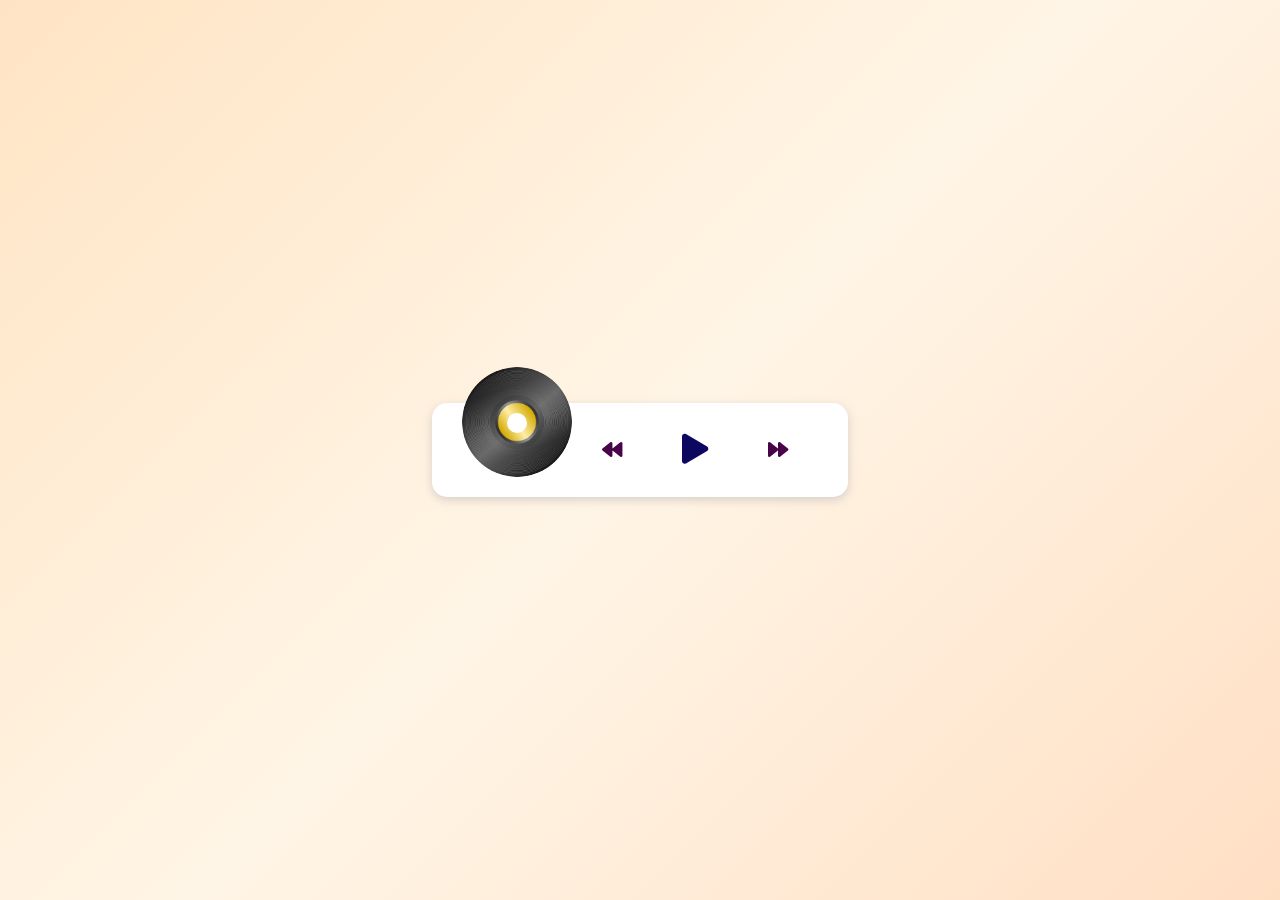
<file: player/index.html>
<!DOCTYPE html>
<html lang="en" >
<head>
  <meta charset="UTF-8">
  <title>Music Player</title>
  <link rel='stylesheet' href='https://cdnjs.cloudflare.com/ajax/libs/font-awesome/5.15.2/css/all.min.css'><link rel="stylesheet" href="./style.css">

</head>
<body>
<!-- partial:index.partial.html -->
    <div class="music-container" id="music-container">
      <div class="music-info">
        <h2 id="title" class="title"></h2>
        <div class="progress-container" id="progress-container">
          <div class="progress" id="progress"></div>
        </div>
      </div>
      <audio
        src="./audio.mp3"
        id="audio"
      ></audio>
      <div class="img-container">
        <img
          src="./vinyl.png"
          alt="music-cover"
          id="cover"
        />
      </div>
      <div class="navigation">
        <button id="prev" class="action-btn">
          <i class="fas fa-backward"></i>
        </button>
        <button id="play" class="action-btn action-btn-big">
          <i class="fas fa-play"></i>
        </button>
        <button id="next" class="action-btn">
          <i class="fas fa-forward"></i>
        </button>
      </div>
    </div>
<!-- partial -->
  <script  src="./script.js"></script>

</body>
</html>
</file>
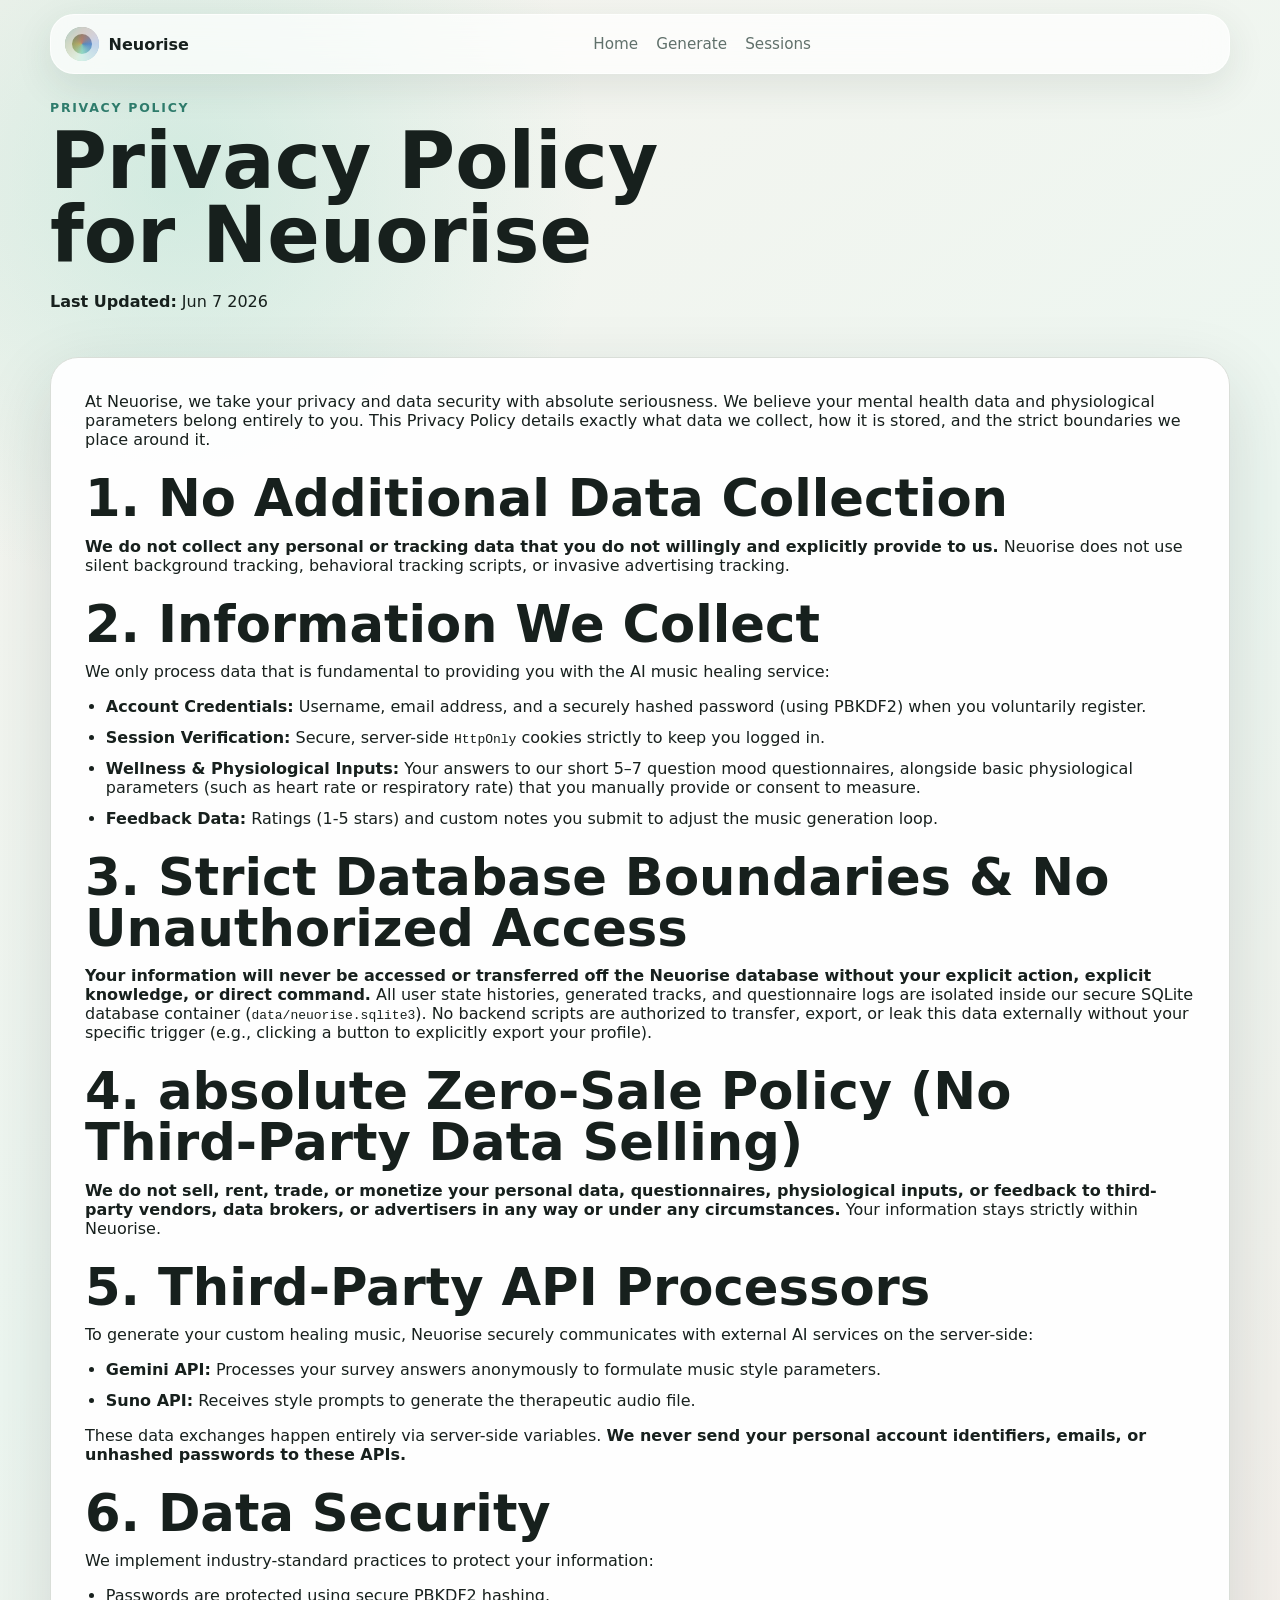
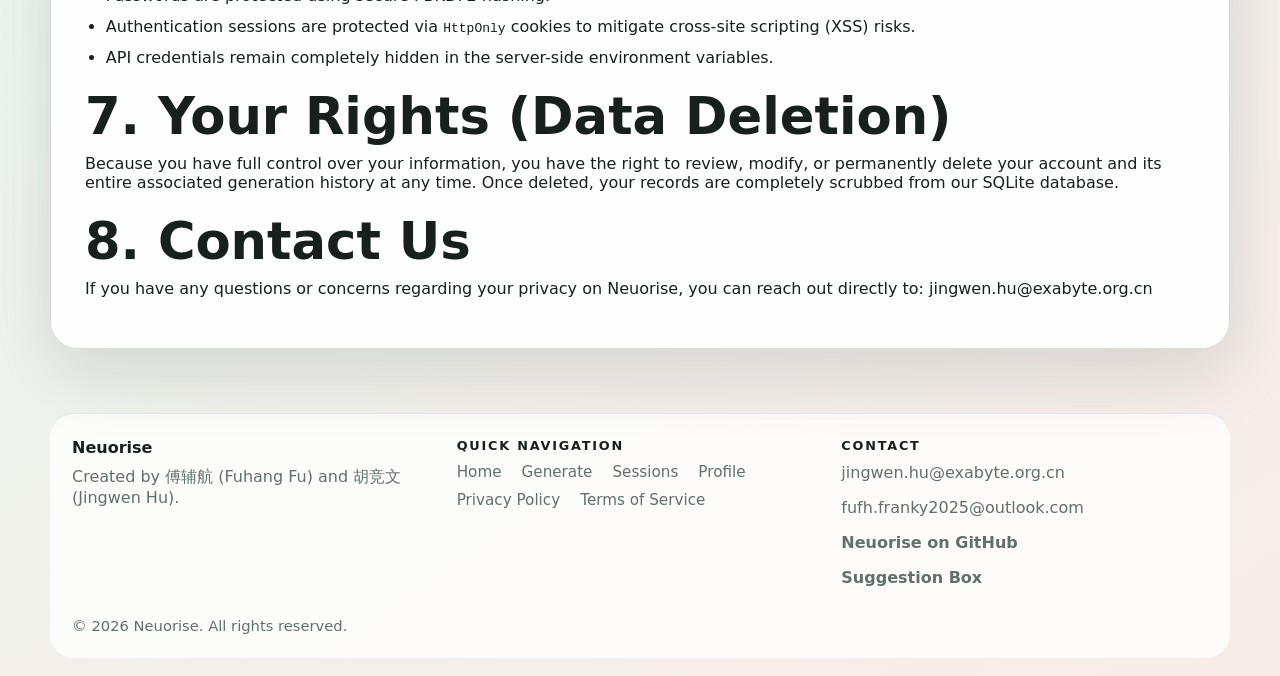
<file: privacy-policy.html>
<!doctype html>
<html lang="en">
  <head>
    <meta charset="UTF-8" />
    <meta name="viewport" content="width=device-width, initial-scale=1.0" />
    <title>Neuorise | Privacy Policy</title>
    <link rel="icon" type="image/png" href="/logo.png" />
    <link rel="shortcut icon" href="/logo.png" />
    <link rel="stylesheet" href="./styles.css" />
  </head>
  <body data-page="privacy-policy">
    <div class="app-shell">
      <header class="topbar">
        <a class="brand" href="/" aria-label="Neuorise home">
          <span class="brand-mark"></span>
          <span>Neuorise</span>
        </a>
        <nav aria-label="Primary">
          <a href="/">Home</a>
          <a href="/survey.html">Generate</a>
          <a href="/sessions.html">Sessions</a>
        </nav>
      </header>

      <main class="content-page">
        <section class="page-heading">
          <p class="eyebrow">Privacy Policy</p>
          <h1>Privacy Policy for Neuorise</h1>
          <p><strong>Last Updated:</strong> Jun 7 2026</p>
        </section>

        <article class="policy-copy">
          <p>At Neuorise, we take your privacy and data security with absolute seriousness. We believe your mental health data and physiological parameters belong entirely to you. This Privacy Policy details exactly what data we collect, how it is stored, and the strict boundaries we place around it.</p>

          <h2>1. No Additional Data Collection</h2>
          <p><strong>We do not collect any personal or tracking data that you do not willingly and explicitly provide to us.</strong> Neuorise does not use silent background tracking, behavioral tracking scripts, or invasive advertising tracking.</p>

          <h2>2. Information We Collect</h2>
          <p>We only process data that is fundamental to providing you with the AI music healing service:</p>
          <ul>
            <li><strong>Account Credentials:</strong> Username, email address, and a securely hashed password (using PBKDF2) when you voluntarily register.</li>
            <li><strong>Session Verification:</strong> Secure, server-side <code>HttpOnly</code> cookies strictly to keep you logged in.</li>
            <li><strong>Wellness & Physiological Inputs:</strong> Your answers to our short 5–7 question mood questionnaires, alongside basic physiological parameters (such as heart rate or respiratory rate) that you manually provide or consent to measure.</li>
            <li><strong>Feedback Data:</strong> Ratings (1-5 stars) and custom notes you submit to adjust the music generation loop.</li>
          </ul>

          <h2>3. Strict Database Boundaries & No Unauthorized Access</h2>
          <p><strong>Your information will never be accessed or transferred off the Neuorise database without your explicit action, explicit knowledge, or direct command.</strong> All user state histories, generated tracks, and questionnaire logs are isolated inside our secure SQLite database container (<code>data/neuorise.sqlite3</code>). No backend scripts are authorized to transfer, export, or leak this data externally without your specific trigger (e.g., clicking a button to explicitly export your profile).</p>

          <h2>4. absolute Zero-Sale Policy (No Third-Party Data Selling)</h2>
          <p><strong>We do not sell, rent, trade, or monetize your personal data, questionnaires, physiological inputs, or feedback to third-party vendors, data brokers, or advertisers in any way or under any circumstances.</strong> Your information stays strictly within Neuorise.</p>

          <h2>5. Third-Party API Processors</h2>
          <p>To generate your custom healing music, Neuorise securely communicates with external AI services on the server-side:</p>
          <ul>
            <li><strong>Gemini API:</strong> Processes your survey answers anonymously to formulate music style parameters.</li>
            <li><strong>Suno API:</strong> Receives style prompts to generate the therapeutic audio file.</li>
          </ul>
          <p>These data exchanges happen entirely via server-side variables. <strong>We never send your personal account identifiers, emails, or unhashed passwords to these APIs.</strong></p>

          <h2>6. Data Security</h2>
          <p>We implement industry-standard practices to protect your information:</p>
          <ul>
            <li>Passwords are protected using secure PBKDF2 hashing.</li>
            <li>Authentication sessions are protected via <code>HttpOnly</code> cookies to mitigate cross-site scripting (XSS) risks.</li>
            <li>API credentials remain completely hidden in the server-side environment variables.</li>
          </ul>

          <h2>7. Your Rights (Data Deletion)</h2>
          <p>Because you have full control over your information, you have the right to review, modify, or permanently delete your account and its entire associated generation history at any time. Once deleted, your records are completely scrubbed from our SQLite database.</p>

          <h2>8. Contact Us</h2>
          <p>If you have any questions or concerns regarding your privacy on Neuorise, you can reach out directly to: <a href="mailto:jingwen.hu@exabyte.org.cn">jingwen.hu@exabyte.org.cn</a></p>
        </article>
      </main>

      <footer class="site-footer" aria-label="Site footer">
        <div class="footer-inner">
          <div class="footer-section">
            <p class="footer-brand">Neuorise</p>
            <p>Created by 傅辅航 (Fuhang Fu) and 胡竞文 (Jingwen Hu).</p>
          </div>
          <div class="footer-section">
            <p class="footer-heading">Quick navigation</p>
            <nav class="footer-nav" aria-label="Footer navigation">
              <a href="/">Home</a>
              <a href="/survey.html">Generate</a>
              <a href="/sessions.html">Sessions</a>
              <a href="/profile.html">Profile</a>
              <a href="/privacy-policy.html">Privacy Policy</a>
              <a href="/terms-of-service.html">Terms of Service</a>
            </nav>
          </div>
          <div class="footer-section">
            <p class="footer-heading">Contact</p>
            <p><a href="mailto:jingwen.hu@exabyte.org.cn">jingwen.hu@exabyte.org.cn</a></p>
            <p><a href="mailto:fufh.franky2025@outlook.com">fufh.franky2025@outlook.com</a></p>
            <p><a href="https://github.com/hujingwen1025/Neuorise" target="_blank" rel="noopener noreferrer"><strong>Neuorise on GitHub</strong></a></p>
            <p><a href="https://forms.office.com/r/q8ueMCaSxT" target="_blank" rel="noopener noreferrer"><strong>Suggestion Box</strong></a></p>
          </div>
        </div>
        <p class="footer-copy">&copy; 2026 Neuorise. All rights reserved.</p>
      </footer>
    </div>
  </body>
</html>
</file>
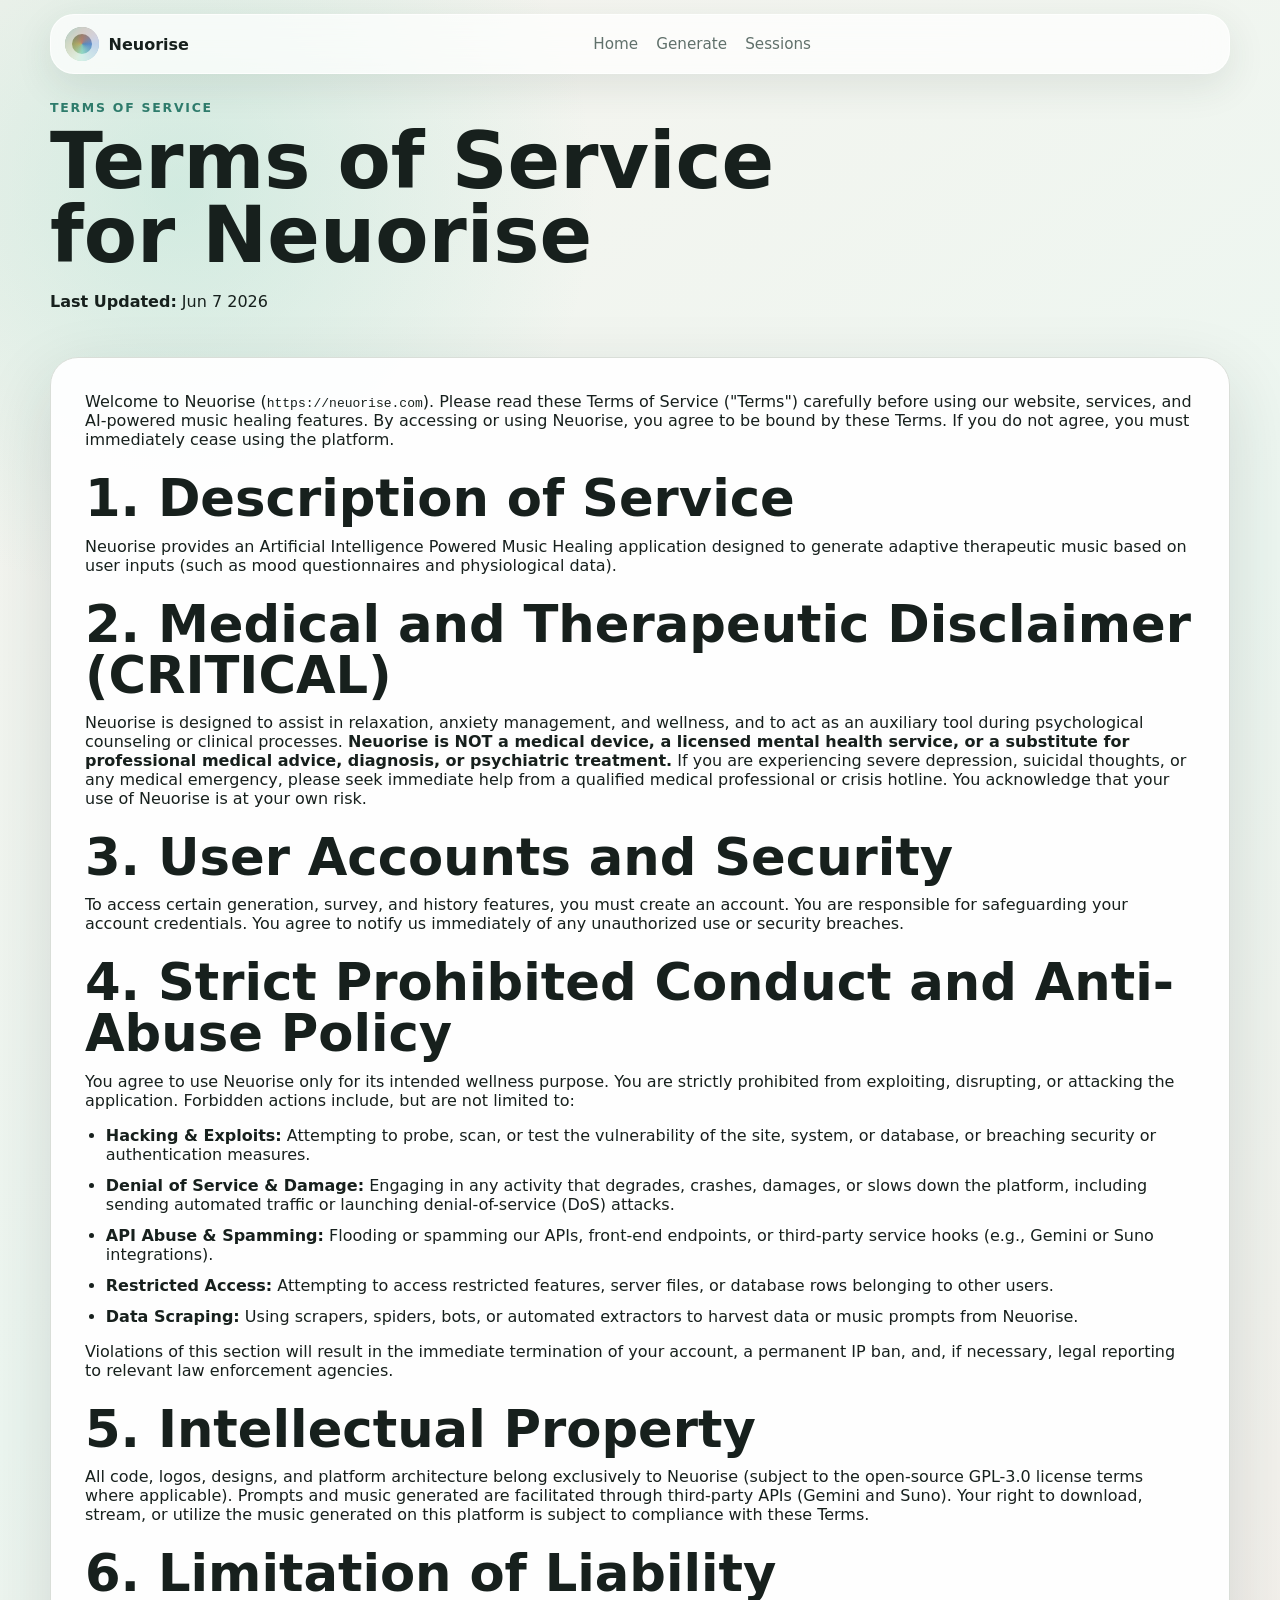
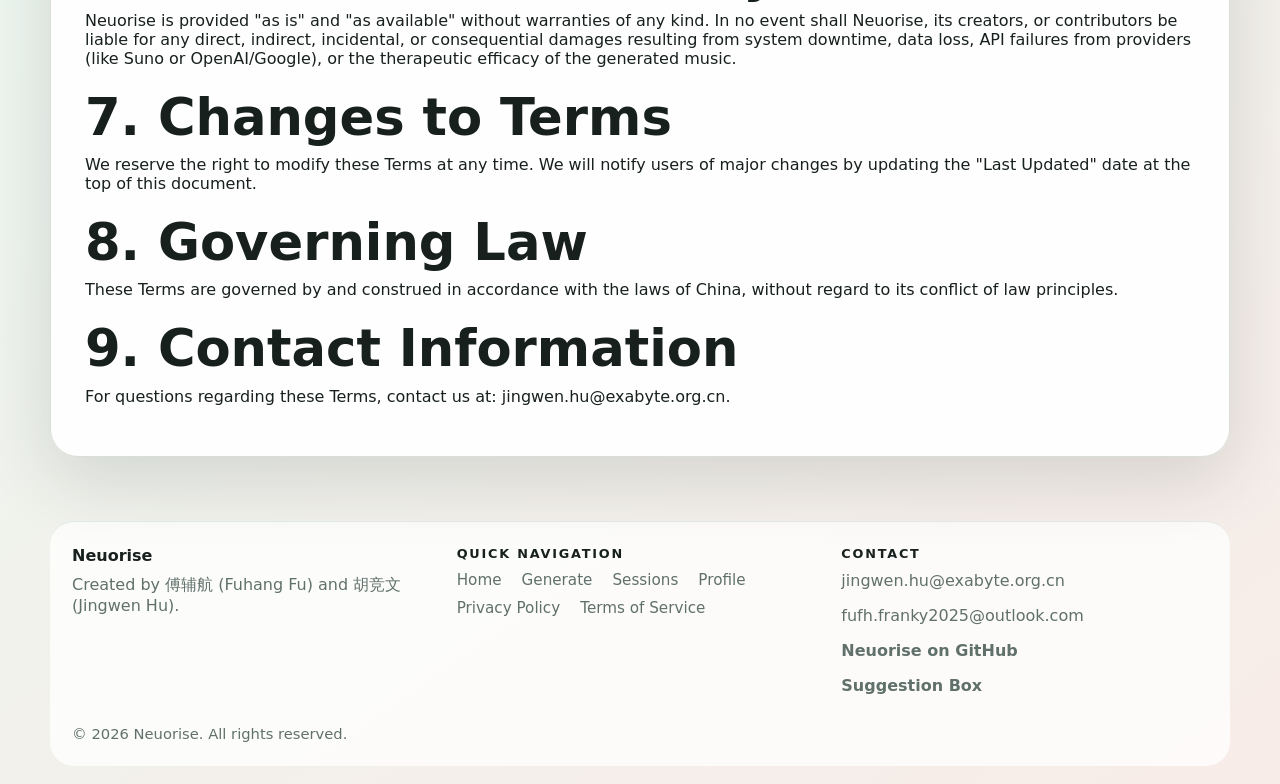
<file: terms-of-service.html>
<!doctype html>
<html lang="en">
  <head>
    <meta charset="UTF-8" />
    <meta name="viewport" content="width=device-width, initial-scale=1.0" />
    <title>Neuorise | Terms of Service</title>
    <link rel="icon" type="image/png" href="/logo.png" />
    <link rel="shortcut icon" href="/logo.png" />
    <link rel="stylesheet" href="./styles.css" />
  </head>
  <body data-page="terms-of-service">
    <div class="app-shell">
      <header class="topbar">
        <a class="brand" href="/" aria-label="Neuorise home">
          <span class="brand-mark"></span>
          <span>Neuorise</span>
        </a>
        <nav aria-label="Primary">
          <a href="/">Home</a>
          <a href="/survey.html">Generate</a>
          <a href="/sessions.html">Sessions</a>
        </nav>
      </header>

      <main class="content-page">
        <section class="page-heading">
          <p class="eyebrow">Terms of Service</p>
          <h1>Terms of Service for Neuorise</h1>
          <p><strong>Last Updated:</strong> Jun 7 2026</p>
        </section>

        <article class="policy-copy">
          <p>Welcome to Neuorise (<code>https://neuorise.com</code>). Please read these Terms of Service ("Terms") carefully before using our website, services, and AI-powered music healing features. By accessing or using Neuorise, you agree to be bound by these Terms. If you do not agree, you must immediately cease using the platform.</p>

          <h2>1. Description of Service</h2>
          <p>Neuorise provides an Artificial Intelligence Powered Music Healing application designed to generate adaptive therapeutic music based on user inputs (such as mood questionnaires and physiological data).</p>

          <h2>2. Medical and Therapeutic Disclaimer (CRITICAL)</h2>
          <p>Neuorise is designed to assist in relaxation, anxiety management, and wellness, and to act as an auxiliary tool during psychological counseling or clinical processes. <strong>Neuorise is NOT a medical device, a licensed mental health service, or a substitute for professional medical advice, diagnosis, or psychiatric treatment.</strong> If you are experiencing severe depression, suicidal thoughts, or any medical emergency, please seek immediate help from a qualified medical professional or crisis hotline. You acknowledge that your use of Neuorise is at your own risk.</p>

          <h2>3. User Accounts and Security</h2>
          <p>To access certain generation, survey, and history features, you must create an account. You are responsible for safeguarding your account credentials. You agree to notify us immediately of any unauthorized use or security breaches.</p>

          <h2>4. Strict Prohibited Conduct and Anti-Abuse Policy</h2>
          <p>You agree to use Neuorise only for its intended wellness purpose. You are strictly prohibited from exploiting, disrupting, or attacking the application. Forbidden actions include, but are not limited to:</p>
          <ul>
            <li><strong>Hacking & Exploits:</strong> Attempting to probe, scan, or test the vulnerability of the site, system, or database, or breaching security or authentication measures.</li>
            <li><strong>Denial of Service & Damage:</strong> Engaging in any activity that degrades, crashes, damages, or slows down the platform, including sending automated traffic or launching denial-of-service (DoS) attacks.</li>
            <li><strong>API Abuse & Spamming:</strong> Flooding or spamming our APIs, front-end endpoints, or third-party service hooks (e.g., Gemini or Suno integrations).</li>
            <li><strong>Restricted Access:</strong> Attempting to access restricted features, server files, or database rows belonging to other users.</li>
            <li><strong>Data Scraping:</strong> Using scrapers, spiders, bots, or automated extractors to harvest data or music prompts from Neuorise.</li>
          </ul>
          <p>Violations of this section will result in the immediate termination of your account, a permanent IP ban, and, if necessary, legal reporting to relevant law enforcement agencies.</p>

          <h2>5. Intellectual Property</h2>
          <p>All code, logos, designs, and platform architecture belong exclusively to Neuorise (subject to the open-source GPL-3.0 license terms where applicable). Prompts and music generated are facilitated through third-party APIs (Gemini and Suno). Your right to download, stream, or utilize the music generated on this platform is subject to compliance with these Terms.</p>

          <h2>6. Limitation of Liability</h2>
          <p>Neuorise is provided "as is" and "as available" without warranties of any kind. In no event shall Neuorise, its creators, or contributors be liable for any direct, indirect, incidental, or consequential damages resulting from system downtime, data loss, API failures from providers (like Suno or OpenAI/Google), or the therapeutic efficacy of the generated music.</p>

          <h2>7. Changes to Terms</h2>
          <p>We reserve the right to modify these Terms at any time. We will notify users of major changes by updating the "Last Updated" date at the top of this document.</p>

          <h2>8. Governing Law</h2>
          <p>These Terms are governed by and construed in accordance with the laws of China, without regard to its conflict of law principles.</p>

          <h2>9. Contact Information</h2>
          <p>For questions regarding these Terms, contact us at: <a href="mailto:jingwen.hu@exabyte.org.cn">jingwen.hu@exabyte.org.cn</a>.</p>
        </article>
      </main>

      <footer class="site-footer" aria-label="Site footer">
        <div class="footer-inner">
          <div class="footer-section">
            <p class="footer-brand">Neuorise</p>
            <p>Created by 傅辅航 (Fuhang Fu) and 胡竞文 (Jingwen Hu).</p>
          </div>
          <div class="footer-section">
            <p class="footer-heading">Quick navigation</p>
            <nav class="footer-nav" aria-label="Footer navigation">
              <a href="/">Home</a>
              <a href="/survey.html">Generate</a>
              <a href="/sessions.html">Sessions</a>
              <a href="/profile.html">Profile</a>
              <a href="/privacy-policy.html">Privacy Policy</a>
              <a href="/terms-of-service.html">Terms of Service</a>
            </nav>
          </div>
          <div class="footer-section">
            <p class="footer-heading">Contact</p>
            <p><a href="mailto:jingwen.hu@exabyte.org.cn">jingwen.hu@exabyte.org.cn</a></p>
            <p><a href="mailto:fufh.franky2025@outlook.com">fufh.franky2025@outlook.com</a></p>
            <p><a href="https://github.com/hujingwen1025/Neuorise" target="_blank" rel="noopener noreferrer"><strong>Neuorise on GitHub</strong></a></p>
            <p><a href="https://forms.office.com/r/q8ueMCaSxT" target="_blank" rel="noopener noreferrer"><strong>Suggestion Box</strong></a></p>
          </div>
        </div>
        <p class="footer-copy">&copy; 2026 Neuorise. All rights reserved.</p>
      </footer>
    </div>
  </body>
</html>
</file>
<file: player/style.css>
@import url('https://fonts.googleapis.com/css2?family=Rubik:wght@400;700&display=swap');

* {
  box-sizing: border-box;
}

body {
  animation: warmBackground 12s ease infinite;
  background: linear-gradient(135deg, #ffe4c4, #fff5e6, #ffdfc4);
  font-family: "Rubik", sans-serif;
  display: flex;
  flex-direction: column;
  align-items: center;
  justify-content: center;
  height: 100vh;
  overflow: hidden;
  margin: 0;
}

@keyframes warmBackground {
  0% {
    background: linear-gradient(135deg, #ffe4c4, #fff5e6, #ffdfc4);
  }
  33% {
    background: linear-gradient(135deg, #ffd8b3, #fff7e1, #ffedc7);
  }
  66% {
    background: linear-gradient(135deg, #ffe8d3, #fcf1d6, #ffd9c8);
  }
  100% {
    background: linear-gradient(135deg, #ffe4c4, #fff5e6, #ffdfc4);
  }
}

h1{
  color: #fff;
}

.music-container {
  background-color: #fff;
  border-radius: 15px;
  box-shadow: 0 3px 10px 0 rgba(186, 184, 184, 0.6);
  display: flex;
  padding: 20px 30px;
  position: relative;
  margin: 100px 0;
  z-index: 10;
}

.img-container {
  position: relative;
  width: 110px;
}

.img-container img {
  border-radius: 50%;
  object-fit: cover;
  height: 110px;
  width: inherit;
  position: absolute;
  bottom: 0;
  left: 0;
  animation: rotateImage 3s linear infinite;
  animation-play-state: paused;
}

.img-container::after {
  content: '';
  position: absolute;
  background-color: #fff;
  border-radius: 50%;
  bottom: 100%;
  left: 50%;
  height: 20px;
  width: 20px;
  transform: translate(-50%, 50%);
}

.music-container.play .img-container img {
  animation-play-state: running;
}

@keyframes rotateImage {
  from {
    transform: rotate(0deg);
  }
  to {
    transform: rotate(360deg);
  }
}

.navigation {
  display: flex;
  align-items: center;
  justify-content: center;
  z-index: 1;
}

.action-btn {
  background-color: #fff;
  border: 0;
  color: #490349;
  font-size: 20px;
  cursor: pointer;
  padding: 10px;
  margin: 0 20px;
  transition: color 0.18s ease-in;
}

.action-btn:focus {
  outline: none;
}

.action-btn:hover, .action-btn.action-btn-big:hover {
  color: #8d91fe;
}

.action-btn.action-btn-big {
  color: #0c085f;
  font-size: 30px;
}

.music-info {
  background-color: rgba(255,255,255,0.5);
  border-radius: 15px 15px 0 0;
  position: absolute;
  width: calc(100% - 40px);
  padding: 10px 10px 10px 150px;
  top: 0;
  left: 20px;
  opacity: 0;
  transform: translateY(0%);
  transition: transform 0.3s ease-in, opacity 0.3s ease-in;
  z-index: 0;
}

.music-container.play .music-info {
  opacity: 1;
  transform: translateY(-100%);
}

.music-info h2 {
  font-size: 1rem;
  font-weight: bold;
  margin: 0;
}

.progress-container {
  background-color: #fff;
  border-radius: 5px;
  cursor: pointer;
  margin: 10px 0;
  height: 4px;
  width: 100%;
}

.progress {
  background-color: #fe8daa;
  border-radius: 5px;
  height: 100%;
  width: 0%;
  transition: width 0.1s linear;
}
</file>
<file: styles.css>
:root {
  color-scheme: light;
  --ink: #17201d;
  --muted: #60706b;
  --paper: #f7f4ef;
  --surface: #ffffff;
  --line: #d9ded8;
  --mint: #92d8c4;
  --green: #2f7d6d;
  --coral: #e9806e;
  --gold: #e7bb63;
  --blue: #5d8cc9;
  --shadow: 0 24px 70px rgba(30, 44, 39, 0.14);
}

* {
  box-sizing: border-box;
}

html {
  scroll-behavior: smooth;
}

body {
  margin: 0;
  min-height: 100vh;
  background:
    radial-gradient(circle at 14% 8%, rgba(146, 216, 196, 0.36), transparent 26rem),
    linear-gradient(145deg, #f7f4ef 0%, #ecf6f0 44%, #f8ece8 100%);
  color: var(--ink);
  font-family:
    Inter, ui-sans-serif, system-ui, -apple-system, BlinkMacSystemFont, "Segoe UI",
    sans-serif;
}

button,
input,
select,
textarea {
  font: inherit;
}

button,
a {
  -webkit-tap-highlight-color: transparent;
}

a {
  color: inherit;
  text-decoration: none;
}

.app-shell {
  width: min(1180px, calc(100% - 32px));
  margin: 0 auto;
}

.topbar {
  position: sticky;
  top: 14px;
  z-index: 10;
  display: grid;
  grid-template-columns: auto 1fr auto;
  align-items: center;
  gap: 22px;
  margin: 14px 0 26px;
  padding: 12px 14px;
  border: 1px solid rgba(255, 255, 255, 0.72);
  border-radius: 24px;
  background: rgba(255, 255, 255, 0.7);
  box-shadow: 0 12px 38px rgba(40, 54, 47, 0.1);
  backdrop-filter: blur(18px);
}

.brand,
.profile-chip,
.auth-actions,
.hero-actions,
.transport,
.panel-title,
.rating-row {
  display: flex;
  align-items: center;
}

.brand {
  gap: 10px;
  font-weight: 800;
  letter-spacing: 0;
}

.brand-mark {
  width: 34px;
  height: 34px;
  border-radius: 50%;
  background:
    linear-gradient(135deg, var(--green), transparent 62%),
    conic-gradient(from 180deg, var(--mint), var(--gold), var(--coral), var(--blue), var(--mint));
  box-shadow: inset 0 0 0 7px rgba(255, 255, 255, 0.62);
}

nav {
  display: flex;
  justify-content: center;
  gap: 18px;
  color: var(--muted);
  font-size: 0.95rem;
}

nav a:hover {
  color: var(--green);
}

.auth-actions,
.hero-actions,
.transport {
  gap: 10px;
}

.profile-chip {
  gap: 12px;
}

#profileInitials {
  display: grid;
  width: 34px;
  height: 34px;
  place-items: center;
  border-radius: 50%;
  background: var(--ink);
  color: white;
  font-weight: 800;
  cursor: pointer;
}

#profileInitials:hover {
  opacity: 0.92;
}

.solid-button,
.ghost-button,
.icon-button,
.rating-button {
  display: inline-flex;
  align-items: center;
  justify-content: center;
  min-height: 42px;
  border: 0;
  border-radius: 12px;
  padding: 0 16px;
  cursor: pointer;
  line-height: 1.2;
  text-align: center;
  transition:
    transform 180ms ease,
    box-shadow 180ms ease,
    background 180ms ease,
    border-color 180ms ease;
}

.solid-button {
  background: var(--ink);
  color: white;
  box-shadow: 0 12px 28px rgba(23, 32, 29, 0.18);
}

.ghost-button,
.icon-button,
.rating-button {
  border: 1px solid var(--line);
  background: rgba(255, 255, 255, 0.68);
  color: var(--ink);
}

.text-button {
  display: inline-flex;
  align-items: center;
  justify-content: center;
  min-height: auto;
  border: 0;
  border-radius: 0;
  background: transparent;
  color: var(--ink);
  padding: 0;
  margin: 0;
  text-decoration: underline;
  font-weight: 600;
  cursor: pointer;
}

.text-button:hover {
  transform: none;
  text-decoration: none;
}

.solid-button:hover,
.ghost-button:hover,
.icon-button:hover,
.rating-button:hover {
  transform: translateY(-1px);
}

button:disabled {
  cursor: not-allowed;
  opacity: 0.48;
  transform: none;
}

.hero {
  position: relative;
  display: grid;
  grid-template-columns: minmax(0, 1fr) minmax(320px, 0.62fr);
  align-items: center;
  min-height: 500px;
  gap: 44px;
  padding: 34px 0 46px;
}

.hero-copy {
  max-width: 710px;
}

.page-title {
  max-width: 760px;
  margin-bottom: 18px;
  font-size: 4rem;
  line-height: 0.98;
}

.eyebrow {
  margin: 0 0 10px;
  color: var(--green);
  font-size: 0.78rem;
  font-weight: 800;
  letter-spacing: 0.14em;
  text-transform: uppercase;
}

h1,
h2,
h3,
p {
  margin-top: 0;
}

h1 {
  max-width: 760px;
  margin-bottom: 20px;
  font-size: 4.85rem;
  line-height: 0.95;
  letter-spacing: 0;
}

h2 {
  margin-bottom: 12px;
  font-size: 3.2rem;
  line-height: 1;
  letter-spacing: 0;
}

h3 {
  margin-bottom: 8px;
  font-size: 1.25rem;
}

.hero-copy p:not(.eyebrow),
.section-heading p,
#trackSubtitle,
.form-footer p,
.auth-note {
  color: var(--muted);
  line-height: 1.65;
}

.sound-orbit {
  position: relative;
  width: min(38vw, 420px);
  aspect-ratio: 1;
  margin: 0 auto;
  border-radius: 50%;
  background:
    linear-gradient(135deg, rgba(255, 255, 255, 0.86), rgba(255, 255, 255, 0.28)),
    radial-gradient(circle at 35% 32%, rgba(255, 255, 255, 0.95), transparent 28%),
    conic-gradient(from 120deg, rgba(146, 216, 196, 0.88), rgba(231, 187, 99, 0.86), rgba(233, 128, 110, 0.72), rgba(93, 140, 201, 0.78), rgba(146, 216, 196, 0.88));
  box-shadow: var(--shadow);
  animation: breathe 7s ease-in-out infinite;
}

.sound-orbit span,
.pulse-core {
  position: absolute;
  inset: 14%;
  border: 1px solid rgba(255, 255, 255, 0.76);
  border-radius: 50%;
}

.sound-orbit span:nth-child(2) {
  inset: 27%;
}

.sound-orbit span:nth-child(3) {
  inset: 40%;
}

.pulse-core {
  inset: 46%;
  border: 0;
  background: white;
  box-shadow: 0 0 42px rgba(255, 255, 255, 0.88);
}

@keyframes breathe {
  0%,
  100% {
    transform: scale(0.985) rotate(-2deg);
  }
  50% {
    transform: scale(1.025) rotate(3deg);
  }
}

.workspace {
  margin: 28px 0;
  padding: 44px;
  border: 1px solid rgba(255, 255, 255, 0.74);
  border-radius: 28px;
  background: rgba(255, 255, 255, 0.58);
  box-shadow: var(--shadow);
  backdrop-filter: blur(14px);
}

.feature-grid {
  display: grid;
  grid-template-columns: repeat(4, minmax(0, 1fr));
  gap: 16px;
}

.feature-card {
  min-height: 170px;
  border: 1px solid var(--line);
  border-radius: 8px;
  background: rgba(255, 255, 255, 0.76);
  padding: 18px;
}

.feature-card strong {
  display: block;
  margin-bottom: 12px;
  font-size: 1.04rem;
}

.feature-card p,
.compact-panel p,
.session-row small {
  color: var(--muted);
  line-height: 1.58;
}

.section-heading {
  max-width: 760px;
  margin-bottom: 28px;
}

.content-page {
  display: grid;
  gap: 30px;
  padding-bottom: 32px;
}

.policy-copy {
  padding: 34px;
  border: 1px solid var(--line);
  border-radius: 28px;
  background: rgba(255, 255, 255, 0.94);
  box-shadow: var(--shadow);
  color: var(--ink);
}

.policy-copy h2 {
  margin-top: 24px;
}

.policy-copy ul {
  padding-left: 1.3rem;
}

.policy-copy li {
  margin-bottom: 0.75rem;
}

.intake-grid {
  display: grid;
  grid-template-columns: repeat(3, minmax(0, 1fr));
  gap: 18px;
}

.intake-grid .span-3 {
  grid-column: 1 / -1;
}

fieldset,
.panel,
.player-panel,
.feedback-panel,
.history-item {
  border: 1px solid var(--line);
  border-radius: 8px;
  background: rgba(255, 255, 255, 0.8);
}

.intake-grid .span-3 {
  grid-column: 1 / -1;
}

.scale-grid {
  display: grid;
  grid-template-columns: repeat(3, minmax(0, 1fr));
  gap: 18px;
}

.scale-help {
  margin: 0 0 12px;
  color: #5f6b67;
  font-size: 0.95rem;
}

fieldset {
  min-width: 0;
  margin: 0;
  padding: 18px;
}

legend {
  padding: 0 8px;
  font-weight: 800;
}

label {
  display: grid;
  gap: 8px;
  margin: 16px 0;
  color: #2f3c38;
  font-weight: 700;
}

label.checkbox-field {
  display: grid;
  grid-template-columns: auto 1fr;
  align-items: center;
  gap: 0.75rem;
  margin: 16px 0;
}

label.checkbox-field input[type="checkbox"] {
  width: auto;
  margin: 0;
}

input,
select,
textarea {
  width: 100%;
  border: 1px solid #cfd7d2;
  border-radius: 10px;
  background: white;
  color: var(--ink);
  padding: 12px 13px;
  outline: none;
}

#sessionTitleInput {
  border-radius: 0;
  width: 100%;
  border: 0;
  border-bottom: 1.5px dotted rgba(47, 60, 56, 0.42);
  background: transparent;
  color: var(--ink);
  font-size: clamp(1.4rem, 2vw, 2rem);
  font-weight: 800;
  padding: 0 0 4px;
  margin: 0;
  outline: none;
  transition: border-color 180ms ease, opacity 180ms ease, background 180ms ease, border-radius 180ms ease;
}

#sessionTitleInput:focus {
  box-shadow: none;
  border-bottom-color: transparent;
  background: rgba(0, 0, 0, 0.04);
  transition: border-color 180ms ease, background 180ms ease, border-radius 180ms ease;
}

#sessionTitleInput:hover {
  transition: border-color 180ms ease, background 180ms ease, border-radius 180ms ease;
  border-radius: 16px;
  background: rgba(0, 0, 0, 0.04);
}

.session-title-row {
  display: flex;
  align-items: center;
  gap: 12px;
  margin-bottom: 12px;
}

#sessionTitleInput {
  flex: 1;
  min-width: 0;
}

#sessionTitleInput::placeholder {
  color: rgba(47, 60, 56, 0.42);
}

.session-title-success {
  opacity: 0;
  transform: translateX(8px);
  color: var(--green);
  font-size: 1.5rem;
  transition: opacity 220ms ease, transform 220ms ease;
}

.session-title-success.visible {
  opacity: 1;
  transform: translateX(0);
}

.improve-button {
  width: 150px;
}

input:focus,
select:focus,
textarea:focus {
  border-color: var(--green);
  box-shadow: 0 0 0 4px rgba(47, 125, 109, 0.12);
}

input[type="range"] {
  padding: 0;
  accent-color: var(--green);
}

.range-readout,
.status-pill {
  display: inline-flex;
  width: max-content;
  align-items: center;
  border-radius: 999px;
  background: #eaf5f1;
  color: var(--green);
  font-size: 0.84rem;
  font-weight: 800;
  padding: 5px 10px;
}

.form-footer {
  grid-column: 1 / -1;
  display: flex;
  align-items: center;
  justify-content: space-between;
  gap: 18px;
  padding-top: 6px;
}

.studio-layout {
  display: grid;
  grid-template-columns: repeat(2, minmax(0, 1fr));
  gap: 18px;
}

.panel,
.player-panel,
.feedback-panel {
  padding: 20px;
}

.panel-title {
  justify-content: space-between;
  gap: 12px;
  margin-bottom: 14px;
}

pre {
  min-height: 280px;
  max-height: 420px;
  overflow: auto;
  white-space: pre-wrap;
  margin: 0;
  color: #31423d;
  line-height: 1.58;
}

.player-panel {
  display: grid;
  grid-template-columns: 1fr;
  gap: 20px;
  margin-top: 18px;
  overflow: hidden;
  border-radius: 28px;
  padding: 16px;
  background: linear-gradient(180deg, rgba(255, 255, 255, 0.96), rgba(245, 248, 245, 0.92));
  box-shadow: 0 28px 60px rgba(34, 48, 42, 0.12);
  /* Use a compact vertical size that fits the embedded iframe and text.
     Removed square aspect-ratio to avoid overly tall panels. */
  min-height: 420px;
}

.player-header {
  display: flex;
  justify-content: space-between;
  align-items: flex-start;
  gap: 18px;
}

.player-body {
  display: grid;
  gap: 18px;
  align-content: stretch;
}

.player-visualizer-shell {
  position: relative;
  border-radius: 24px;
  overflow: hidden;
  background: linear-gradient(180deg, rgba(24, 36, 30, 0.98), rgba(26, 45, 38, 0.92));
  box-shadow: inset 0 0 0 1px rgba(255, 255, 255, 0.08);
  min-height: 240px;
}

.player-visualizer-shell canvas {
  width: 100%;
  height: 100%;
  display: block;
}

/* Ensure the iframe container reserves enough space for the embedded player. */
.player-iframe-shell {
  min-height: 360px;
  border-radius: 28px;
  overflow: hidden; /* clip the iframe corners */
  position: relative;
}

.player-placeholder {
  display: grid;
  place-items: center;
  min-height: 360px;
  padding: 28px;
  background: rgba(255, 255, 255, 0.86);
}

.player-placeholder-card {
  width: min(100%, 520px);
  padding: 28px;
  border-radius: 28px;
  background: white;
  box-shadow: 0 24px 50px rgba(17, 34, 28, 0.08);
  text-align: center;
  border: 1px solid rgba(34, 48, 42, 0.08);
}

.player-placeholder-card h3 {
  margin: 14px 0 10px;
}

.player-placeholder-card p {
  margin: 0;
  color: var(--muted);
}

.timeNoticeDiv {
  display: inline-flex;
  align-items: center;
  gap: 0.5rem;
  margin-top: 18px;
  padding: 0.55rem 0.9rem;
  border-radius: 999px;
  background: rgba(146, 216, 196, 0.14);
  color: var(--ink);
  font-size: 0.92rem;
  line-height: 1.3;
  justify-content: center;
  animation: float-soft 6s ease-in-out infinite;
}

.timeNoticeLabel {
  font-weight: 600;
  text-transform: uppercase;
  letter-spacing: 0.08em;
  color: var(--muted);
}


/* Round the iframe itself for browsers that render iframe backgrounds */
#playerIframe {
  border-radius: 28px;
  width: 100%;
  height: 100%;
  border: 0;
}

#playerIframe.hidden {
  display: none;
}

.history-panel {
  display: grid;
  gap: 18px;
  margin-top: 18px;
  padding: 24px;
  border-radius: 28px;
  background: linear-gradient(180deg, rgba(255, 255, 255, 0.96), rgba(245, 248, 245, 0.92));
  box-shadow: 0 28px 60px rgba(34, 48, 42, 0.12);
}

.history-list {
  display: grid;
  gap: 12px;
}

.version-item {
  width: 100%;
  display: grid;
  gap: 8px;
  padding: 18px;
  border-radius: 20px;
  text-align: left;
  border: 1px solid transparent;
  background: rgba(255, 255, 255, 0.94);
  color: inherit;
  cursor: pointer;
  transition: transform 180ms ease, border-color 180ms ease, background 180ms ease;
}

.version-item:hover,
.version-item:focus-visible {
  transform: translateY(-1px);
  border-color: rgba(47, 125, 109, 0.16);
}

.version-item.active {
  border-color: var(--green);
  background: rgba(146, 216, 196, 0.16);
}

.version-row {
  display: flex;
  justify-content: space-between;
  gap: 14px;
  align-items: flex-start;
}

.version-row strong {
  display: block;
  font-size: 1rem;
}

.version-row p {
  margin: 6px 0 0;
  color: var(--muted);
  font-size: 0.95rem;
}

.version-item small {
  color: var(--muted);
  display: block;
}

.version-item .status-pill {
  padding: 7px 12px;
  font-size: 0.78rem;
  font-weight: 700;
  background: #eaf5f1;
  color: var(--green);
  border-radius: 999px;
  white-space: nowrap;
}

.progress-block {
  display: grid;
  grid-template-columns: auto 1fr auto;
  align-items: center;
  gap: 14px;
}

.progress-block span {
  color: var(--muted);
  font-size: 0.92rem;
  min-width: 42px;
  text-align: center;
}

.progress-track {
  position: relative;
  height: 10px;
  border-radius: 999px;
  background: rgba(47, 125, 109, 0.12);
  cursor: pointer;
  overflow: hidden;
}

.progress-fill {
  width: 0%;
  height: 100%;
  border-radius: inherit;
  background: linear-gradient(90deg, var(--mint), var(--gold), var(--coral));
  transition: width 120ms ease;
}

.transport-row {
  display: flex;
  align-items: center;
  justify-content: space-between;
  flex-wrap: wrap;
  gap: 12px;
}

.transport-row button {
  min-width: 90px;
  font-size: 0.95rem;
}

.transport-row .solid-button {
  min-width: 110px;
}

.transport-row .ghost-button {
  background: rgba(255, 255, 255, 0.92);
}

.player-panel .ghost-button:hover,
.player-panel .solid-button:hover {
  transform: translateY(-1px);
}

.feedback-panel {
  display: grid;
  gap: 18px;
  margin-top: 18px;
}

.rating-row {
  gap: 12px;
}

.rating-button.active {
  border-color: var(--green);
  background: #e5f5ef;
  color: var(--green);
  box-shadow: 0 0 0 4px rgba(47, 125, 109, 0.1);
}

.history {
  display: grid;
  gap: 12px;
  margin-top: 18px;
}

.sessions-list {
  display: grid;
  gap: 12px;
}

.session-row-wrapper {
  display: flex;
  align-items: center;
  justify-content: space-between;
  gap: 12px;
  border: 1px solid var(--line);
  border-radius: 8px;
  background: rgba(255, 255, 255, 0.82);
  padding: 18px;
  transition:
    transform 180ms ease,
    border-color 180ms ease,
    box-shadow 180ms ease;
}

.session-row-wrapper:hover {
  border-color: rgba(47, 125, 109, 0.4);
  box-shadow: 0 16px 36px rgba(30, 44, 39, 0.1);
  transform: translateY(-1px);
}

.session-row {
  display: flex;
  align-items: center;
  justify-content: space-between;
  gap: 18px;
  flex: 1;
}

.delete-session-button {
  flex-shrink: 0;
  width: 42px;
  height: 42px;
  padding: 0;
  display: flex;
  align-items: center;
  justify-content: center;
  font-size: 1.5rem;
  line-height: 1;
  color: var(--coral);
  border-color: var(--coral);
}

.delete-session-button:hover {
  background: rgba(233, 128, 110, 0.08);
  border-color: var(--coral);
}

.session-row span:first-child {
  display: grid;
  gap: 5px;
}

.page-actions {
  margin-top: 22px;
}

.compact-panel {
  max-width: 760px;
}

.form-message {
  min-height: 1.4em;
  margin: 0;
  color: var(--muted);
  line-height: 1.5;
  margin-top: 10px;
  margin-bottom: 10px;
}

.form-message[data-tone="error"] {
  color: #b54d40;
}

.muted-link {
  opacity: 0.72;
}

.history-item {
  padding: 16px;
  animation: riseIn 260ms ease both;
}

.history-item p {
  margin-bottom: 6px;
  color: var(--muted);
}

@keyframes riseIn {
  from {
    opacity: 0;
    transform: translateY(8px);
  }
  to {
    opacity: 1;
    transform: translateY(0);
  }
}

dialog {
  width: min(440px, calc(100% - 30px));
  border: 0;
  border-radius: 22px;
  padding: 0;
  box-shadow: var(--shadow);
}

dialog::backdrop {
  background: rgba(23, 32, 29, 0.36);
  backdrop-filter: blur(8px);
}

.auth-card {
  position: relative;
  padding: 28px;
  background: var(--surface);
}

label.checkbox-field {
  display: flex;
  align-items: center;
  gap: 10px;
  margin: 20px 0 24px;
  padding-right: 12px;
  flex-wrap: nowrap;
}

label.checkbox-field .checkbox-copy {
  flex: 1 1 auto;
  min-width: 0;
  white-space: nowrap;
  color: var(--ink);
  font-weight: 600;
  font-size: 0.925rem;
}

label.checkbox-field a {
  color: var(--green);
}

label.checkbox-field a:hover {
  text-decoration: underline;
}

.close-button {
  position: absolute;
  top: 14px;
  right: 14px;
  width: 34px;
  height: 34px;
  border: 1px solid var(--line);
  border-radius: 50%;
  background: white;
  cursor: pointer;
}

.hidden {
  display: none;
}

.site-footer {
  margin: 32px auto 18px;
  padding: 24px 22px;
  border-top: 1px solid rgba(47, 125, 109, 0.12);
  border-radius: 24px;
  background: rgba(255, 255, 255, 0.76);
  color: var(--muted);
}

.footer-inner {
  display: flex;
  flex-wrap: wrap;
  align-items: flex-start;
  justify-content: space-between;
  gap: 18px;
  max-width: 1180px;
}

.footer-section {
  flex: 1 1 200px;
  min-width: 160px;
}

.footer-brand {
  margin: 0 0 10px;
  font-weight: 700;
  color: var(--ink);
}

.footer-heading {
  margin: 0 0 10px;
  color: var(--ink);
  font-size: 0.8rem;
  letter-spacing: 0.14em;
  text-transform: uppercase;
  font-weight: 700;
}

.footer-nav {
  display: flex;
  flex-wrap: wrap;
  gap: 10px 20px;
  justify-content: flex-start;
}

.footer-nav a {
  color: var(--muted);
  font-size: 0.95rem;
}

.footer-nav a:hover {
  color: var(--ink);
}

.footer-copy {
  margin: 14px 0 0;
  color: var(--muted);
  font-size: 0.92rem;
}

@media (max-width: 760px) {
  .footer-inner {
    gap: 16px;
  }

  .footer-section {
    min-width: 100%;
  }

  .footer-nav {
    gap: 8px 14px;
  }
}

@media (max-width: 900px) {
  .topbar {
    grid-template-columns: 1fr auto;
  }

  nav {
    grid-column: 1 / -1;
    grid-row: 2;
    justify-content: flex-start;
    overflow-x: auto;
  }

  .hero,
  .studio-layout,
  .intake-grid,
  .feature-grid {
    grid-template-columns: 1fr;
  }

  h1 {
    font-size: 4.1rem;
  }

  .page-title {
    font-size: 3rem;
  }

  h2 {
    font-size: 2.65rem;
  }

  .sound-orbit {
    width: min(76vw, 360px);
  }

  .workspace {
    padding: 28px 18px;
  }

  .form-footer {
    align-items: flex-start;
    flex-direction: column;
  }
}

@media (max-width: 560px) {
  .app-shell {
    width: min(100% - 20px, 1180px);
  }

  .topbar {
    top: 8px;
    border-radius: 18px;
  }

  .auth-actions {
    justify-content: flex-end;
    flex-wrap: wrap;
  }

  .hero {
    min-height: auto;
    padding-top: 32px;
  }

  h1 {
    font-size: 3.15rem;
    line-height: 1;
  }

  h2 {
    font-size: 2.25rem;
  }

  .hero-actions,
  .transport,
  .rating-row {
    align-items: stretch;
    flex-direction: column;
  }

  .session-row {
    align-items: flex-start;
    flex-direction: column;
  }

  .solid-button,
  .ghost-button,
  .icon-button,
  .rating-button {
    width: 100%;
  }
}
</file>
